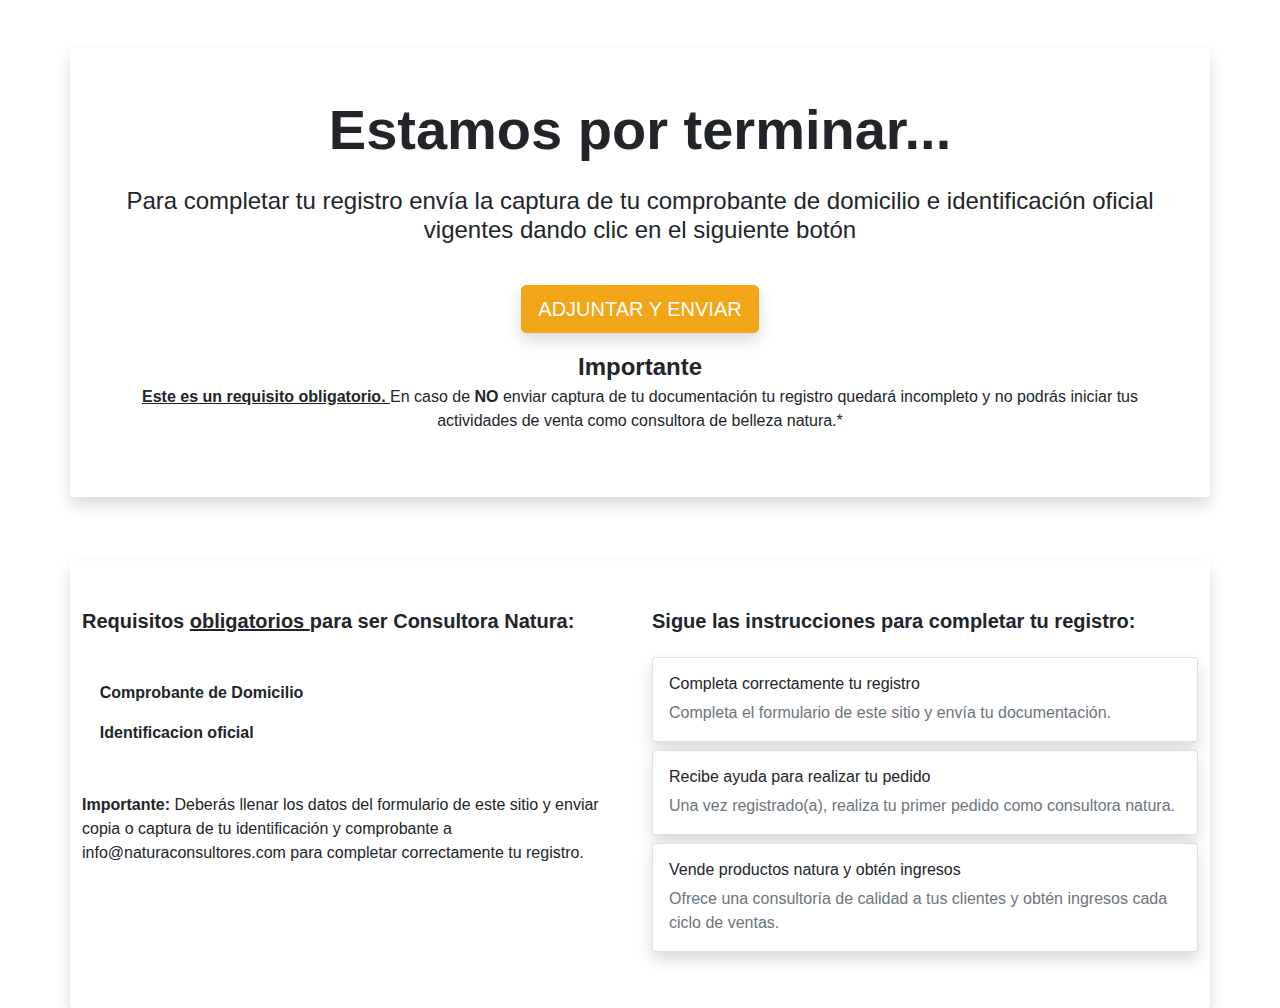
<file: confirmacion.html>
<!DOCTYPE html>
<html>
<head><meta charset="us-ascii">
	<title>Confirmaci&oacute;n</title>
	<!-- metas --><meta name="viewport" content="width=device-width, initial-scale=1.0"><meta name="description" content=""><meta name="keywords" content=""><meta http-equiv="X-UA-Compatible" content="IE=edge"><!-- links -->
	<link href="imagenes/favicon.png" rel="icon" type="image/png" />
	<link href="https://cdn.jsdelivr.net/npm/bootstrap-icons@1.5.0/font/bootstrap-icons.css" rel="stylesheet" />
	<link as="style" href="css/reducido.css" onload="this.onload=null;this.rel='stylesheet'" rel="preload" type="text/css" />
	<link href="https://fonts.googleapis.com" rel="preconnect" />
	<link crossorigin="" href="https://fonts.gstatic.com" rel="preconnect" />
	<link href="https://fonts.googleapis.com/css2?family=DM+Sans:ital,wght@0,400;0,500;0,700;1,400;1,500;1,700&amp;display=swap" rel="stylesheet" />
	<link href="https://fonts.googleapis.com/css2?family=Oswald:wght@200;300;400;500;600;700&amp;display=swap" rel="stylesheet" />
	<link href="https://fonts.googleapis.com/css2?family=Sansita+Swashed:wght@300;400;500;600;700;800;900&amp;display=swap" rel="stylesheet" />
	<style type="text/css">
	</style>
	
</head>
<body>
<div class="container-fluidr pt-5 pb-3">
<div class="container p-5  mb-5 rounded  shadow  fondito">
<div class="row">
<h1 class="text-center fw-bold display-4 ">Estamos por terminar...</h1>

<h4 class="text-center text-dark p-3">Para completar tu registro env&iacute;a la captura de tu comprobante de domicilio e identificaci&oacute;n oficial vigentes dando clic en el siguiente bot&oacute;n</h4>

<p class="text-center mt-3"><a class="btn btn-lg  btn-primary text-white shadow" href="mailto:info@naturaconsultores.com">ADJUNTAR Y ENVIAR </a></p>

<p class="text-center"><strong class="fs-4">Importante </strong><br />
<strong><u>Este es un requisito obligatorio. </u> </strong> En caso de <strong> NO </strong> enviar captura de tu documentaci&oacute;n tu registro quedar&aacute; incompleto y no podr&aacute;s iniciar tus actividades de venta como consultora de belleza natura.*</p>
</div>
</div>
</div>

<div class="container pb-5 pt-5  rounded bg-white shadow ">
<div class="row row-cols-1 row-cols-sm-1 row-cols-md-2 ">
<div class="col ">
<h5 class="fs-5 fw-bolder mb-5">Requisitos <u> obligatorios </u> para ser Consultora Natura:</h5>

<p>&nbsp; &nbsp; <strong>Comprobante de Domicilio </strong></p>

<p>&nbsp; &nbsp; <strong> Identificacion oficial </strong></p>

<p class="mt-5"><strong>Importante: </strong> Deber&aacute;s llenar los datos del formulario de este sitio y enviar copia o captura de tu identificaci&oacute;n y comprobante a info@naturaconsultores.com para completar correctamente tu registro.</p>
</div>

<div class="col">
<h5 class="fs-5 fw-bolder mb-4">Sigue las instrucciones para completar tu registro:</h5>

<div class="card mb-2 shadow">
<div class="card-body">
<h6 class="card-title">Completa correctamente tu registro</h6>

<p class="card-text text-muted">Completa el formulario de este sitio y env&iacute;a tu documentaci&oacute;n.</p>
</div>
</div>

<div class="card mb-2 shadow">
<div class="card-body">
<h6 class="card-title">Recibe ayuda para realizar tu pedido</h6>

<p class="card-text text-muted">Una vez registrado(a), realiza tu primer pedido como consultora natura.</p>
</div>
</div>

<div class="card mb-2 shadow">
<div class="card-body">
<h6 class="card-title">Vende productos natura y obt&eacute;n ingresos</h6>

<p class="card-text text-muted">Ofrece una consultor&iacute;a de calidad a tus clientes y obt&eacute;n ingresos cada ciclo de ventas.</p>
</div>
</div>
</div>
</div>
</div>
<!-- icono arriba --><!-- scripts  --><script src="https://cdn.jsdelivr.net/npm/bootstrap@5.0.1/dist/js/bootstrap.bundle.min.js"
		integrity="sha384-gtEjrD/SeCtmISkJkNUaaKMoLD0//ElJ19smozuHV6z3Iehds+3Ulb9Bn9Plx0x4"
		crossorigin="anonymous"></script></body>
</html>
</file>
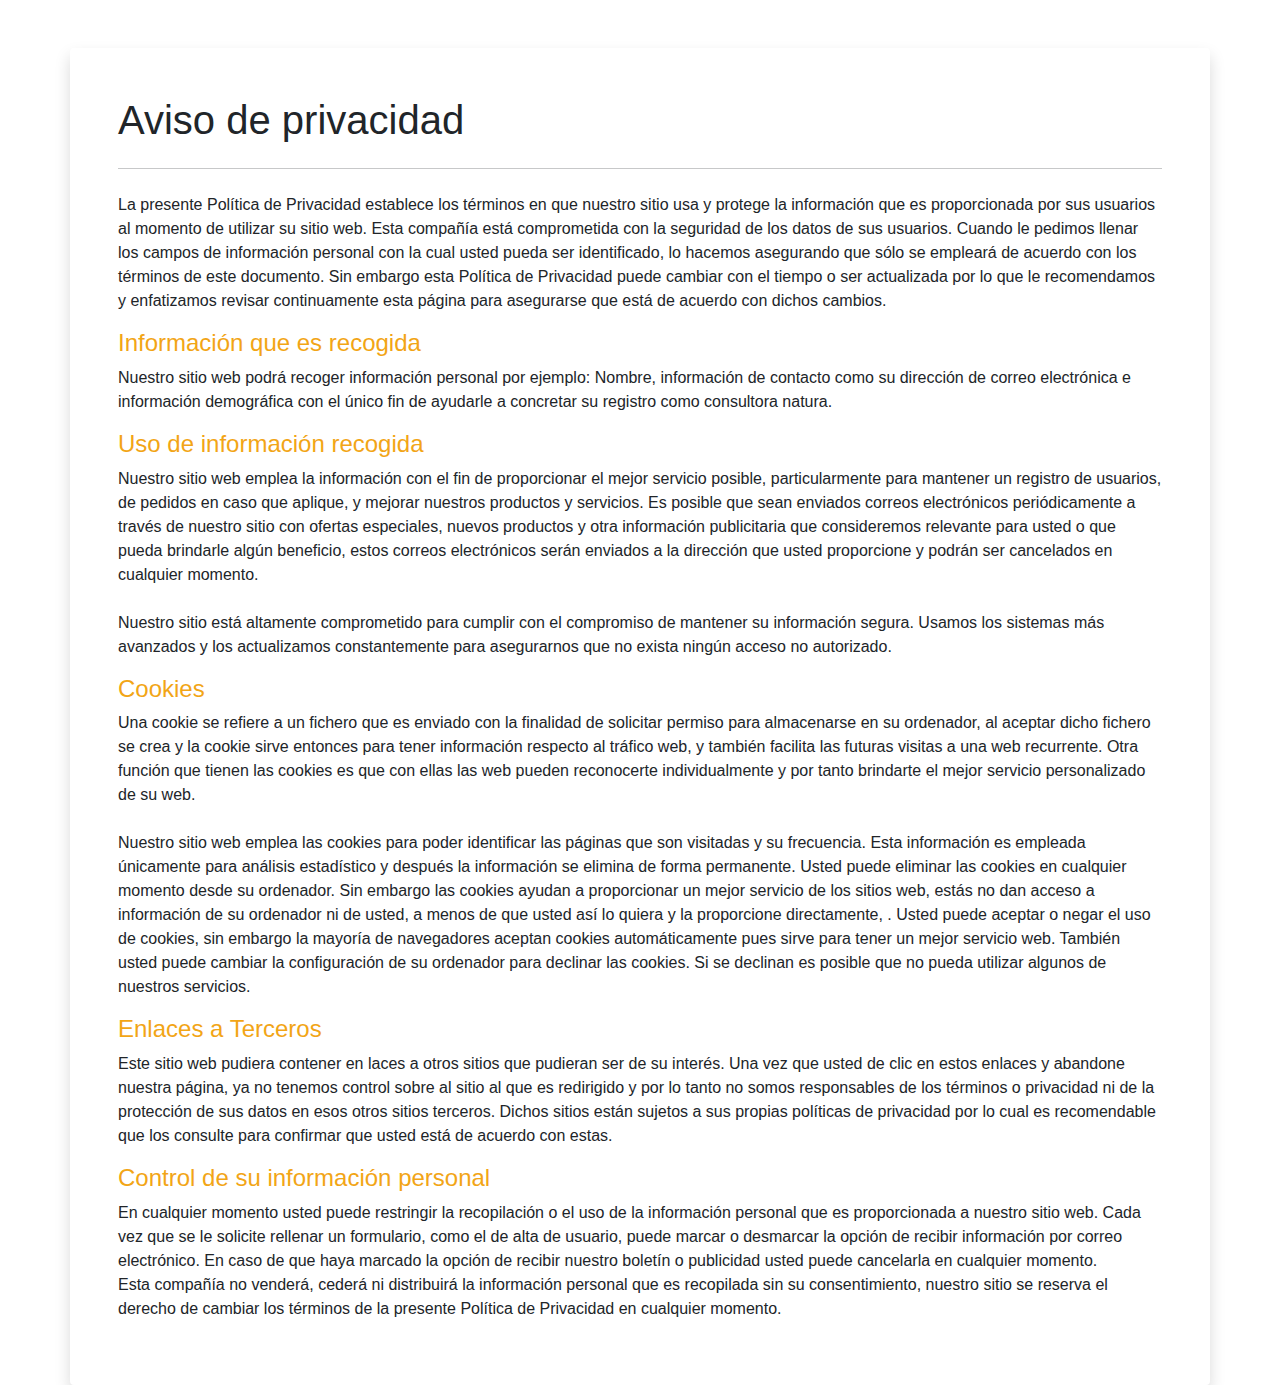
<file: privacidad.html>
<!DOCTYPE html>
<html>
<head><meta charset="utf-8">
	<title>Aviso de privacidad</title>
	<!-- Links   -->
	<link href="imagenes/favicon.png" rel="icon" type="image/png" />
	<link href="https://cdn.jsdelivr.net/npm/bootstrap-icons@1.5.0/font/bootstrap-icons.css" rel="stylesheet" />
	<link href="https://fonts.googleapis.com" rel="preconnect" />
	<link crossorigin="" href="https://fonts.gstatic.com" rel="preconnect" />
	<link href="https://fonts.googleapis.com/css2?family=DM+Sans:ital,wght@0,400;0,500;0,700;1,400;1,500;1,700&amp;display=swap" rel="stylesheet" />
	<link href="https://fonts.googleapis.com/css2?family=Oswald:wght@200;300;400;500;600;700&amp;display=swap" rel="stylesheet" />
	<link href="https://fonts.googleapis.com/css2?family=Sansita+Swashed:wght@300;400;500;600;700;800;900&amp;display=swap" rel="stylesheet" />
	<link as="style" href="css/reducido.css" onload="this.onload=null;this.rel='stylesheet'" rel="preload" type="text/css" /><!-- metas --><meta name="viewport" content="width=device-width, initial-scale=1.0"><meta name="description" content=""><meta name="keywords" content=""><meta http-equiv="X-UA-Compatible" content="IE=edge">
	<style type="text/css">
	</style>


</head>
<body>
<div class="container rounded shadow p-5 mt-5 bg-white">
<h1>Aviso de privacidad</h1>

<hr class="mt-4 mb-4" />
<p>La presente Pol&iacute;tica de Privacidad establece los t&eacute;rminos en que nuestro sitio usa y protege la informaci&oacute;n que es proporcionada por sus usuarios al momento de utilizar su sitio web. Esta compa&ntilde;&iacute;a est&aacute; comprometida con la seguridad de los datos de sus usuarios. Cuando le pedimos llenar los campos de informaci&oacute;n personal con la cual usted pueda ser identificado, lo hacemos asegurando que s&oacute;lo se emplear&aacute; de acuerdo con los t&eacute;rminos de este documento. Sin embargo esta Pol&iacute;tica de Privacidad puede cambiar con el tiempo o ser actualizada por lo que le recomendamos y enfatizamos revisar continuamente esta p&aacute;gina para asegurarse que est&aacute; de acuerdo con dichos cambios.</p>

<h4 class="text-primary">Informaci&oacute;n que es recogida</h4>

<p>Nuestro sitio web podr&aacute; recoger informaci&oacute;n personal por ejemplo: Nombre, informaci&oacute;n de contacto como su direcci&oacute;n de correo electr&oacute;nica e informaci&oacute;n demogr&aacute;fica con el &uacute;nico fin de ayudarle a concretar su registro como consultora natura.</p>

<h4 class="text-primary">Uso de informaci&oacute;n recogida</h4>

<p>Nuestro sitio web emplea la informaci&oacute;n con el fin de proporcionar el mejor servicio posible, particularmente para mantener un registro de usuarios, de pedidos en caso que aplique, y mejorar nuestros productos y servicios. Es posible que sean enviados correos electr&oacute;nicos peri&oacute;dicamente a trav&eacute;s de nuestro sitio con ofertas especiales, nuevos productos y otra informaci&oacute;n publicitaria que consideremos relevante para usted o que pueda brindarle alg&uacute;n beneficio, estos correos electr&oacute;nicos ser&aacute;n enviados a la direcci&oacute;n que usted proporcione y podr&aacute;n ser cancelados en cualquier momento.<br />
<br />
Nuestro sitio est&aacute; altamente comprometido para cumplir con el compromiso de mantener su informaci&oacute;n segura. Usamos los sistemas m&aacute;s avanzados y los actualizamos constantemente para asegurarnos que no exista ning&uacute;n acceso no autorizado.</p>

<h4 class="text-primary">Cookies</h4>

<p>Una cookie se refiere a un fichero que es enviado con la finalidad de solicitar permiso para almacenarse en su ordenador, al aceptar dicho fichero se crea y la cookie sirve entonces para tener informaci&oacute;n respecto al tr&aacute;fico web, y tambi&eacute;n facilita las futuras visitas a una web recurrente. Otra funci&oacute;n que tienen las cookies es que con ellas las web pueden reconocerte individualmente y por tanto brindarte el mejor servicio personalizado de su web.<br />
<br />
Nuestro sitio web emplea las cookies para poder identificar las p&aacute;ginas que son visitadas y su frecuencia. Esta informaci&oacute;n es empleada &uacute;nicamente para an&aacute;lisis estad&iacute;stico y despu&eacute;s la informaci&oacute;n se elimina de forma permanente. Usted puede eliminar las cookies en cualquier momento desde su ordenador. Sin embargo las cookies ayudan a proporcionar un mejor servicio de los sitios web, est&aacute;s no dan acceso a informaci&oacute;n de su ordenador ni de usted, a menos de que usted as&iacute; lo quiera y la proporcione directamente, . Usted puede aceptar o negar el uso de cookies, sin embargo la mayor&iacute;a de navegadores aceptan cookies autom&aacute;ticamente pues sirve para tener un mejor servicio web. Tambi&eacute;n usted puede cambiar la configuraci&oacute;n de su ordenador para declinar las cookies. Si se declinan es posible que no pueda utilizar algunos de nuestros servicios.</p>

<h4 class="text-primary">Enlaces a Terceros</h4>

<p>Este sitio web pudiera contener en laces a otros sitios que pudieran ser de su inter&eacute;s. Una vez que usted de clic en estos enlaces y abandone nuestra p&aacute;gina, ya no tenemos control sobre al sitio al que es redirigido y por lo tanto no somos responsables de los t&eacute;rminos o privacidad ni de la protecci&oacute;n de sus datos en esos otros sitios terceros. Dichos sitios est&aacute;n sujetos a sus propias pol&iacute;ticas de privacidad por lo cual es recomendable que los consulte para confirmar que usted est&aacute; de acuerdo con estas.</p>

<h4 class="text-primary">Control de su informaci&oacute;n personal</h4>

<p>En cualquier momento usted puede restringir la recopilaci&oacute;n o el uso de la informaci&oacute;n personal que es proporcionada a nuestro sitio web. Cada vez que se le solicite rellenar un formulario, como el de alta de usuario, puede marcar o desmarcar la opci&oacute;n de recibir informaci&oacute;n por correo electr&oacute;nico. En caso de que haya marcado la opci&oacute;n de recibir nuestro bolet&iacute;n o publicidad usted puede cancelarla en cualquier momento.<br />
Esta compa&ntilde;&iacute;a no vender&aacute;, ceder&aacute; ni distribuir&aacute; la informaci&oacute;n personal que es recopilada sin su consentimiento, nuestro sitio se reserva el derecho de cambiar los t&eacute;rminos de la presente Pol&iacute;tica de Privacidad en cualquier momento.</p>
</div>
<!-- Scripts  --><script src="https://cdn.jsdelivr.net/npm/bootstrap@5.0.1/dist/js/bootstrap.bundle.min.js" integrity="sha384-gtEjrD/SeCtmISkJkNUaaKMoLD0//ElJ19smozuHV6z3Iehds+3Ulb9Bn9Plx0x4" crossorigin="anonymous"></script></body>
</html>
</file>
<file: css/reducido.css>
/* nuevos */

.fondo {
  background-image: url("../imagenes/fondo.png");
  background-size: cover;
  background-repeat: no-repeat;
}

.fondito {
  background-color: rgba(255, 255, 255, 0.7);
}

/* menu   */

 a:active {
  color: rgba(0, 0, 0, 0.9);
}

.revista {
  position: absolute;
  left: 70%;
  top: 15px;
}

.otromasalto {
  height: auto;
}

@media only screen and (min-width: 100px) and (max-width: 900px) {
  .fondo {
    background-image: url(../imagenes/fondo-movil.png);
  }
  .otromasalto {
    height: auto;
  }
}

/*!
 * Bootstrap v5.0.0-beta3 (https://getbootstrap.com/)
 * Copyright 2011-2021 The Bootstrap Authors
 * Copyright 2011-2021 Twitter, Inc.
 * Licensed under MIT (https://github.com/twbs/bootstrap/blob/main/LICENSE)
 */
:root {
  --bs-blue: #0d6efd;
  --bs-indigo: #6610f2;
  --bs-purple: #6f42c1;
  --bs-pink: #d63384;
  --bs-red: #dc3545;
  --bs-orange: #fd7e14;
  --bs-yellow: #ffc107;
  --bs-green: #198754;
  --bs-teal: #20c997;
  --bs-cyan: #0dcaf0;
  --bs-white: #fff;
  --bs-gray: #6c757d;
  --bs-gray-dark: #343a40;
  --bs-primary: #F2A516;
  --bs-secondary: #F23838;
  --bs-success: #202E59;
  --bs-info: #0dcaf0;
  --bs-warning: #ffc107;
  --bs-danger: #dc3545;
  --bs-light: #f8f9fa;
  --bs-dark: #212529;
  --bs-font-sans-serif: "Be Vietnam Pro", sans-serif;
  --bs-font-monospace: SFMono-Regular, Menlo, Monaco, Consolas, "Liberation Mono", "Courier New", monospace;
  --bs-gradient: linear-gradient(180deg, rgba(255, 255, 255, 0.15), rgba(255, 255, 255, 0));
}

*,
*::before,
*::after {
  -webkit-box-sizing: border-box;
          box-sizing: border-box;
}

@media (prefers-reduced-motion: no-preference) {
  :root {
    scroll-behavior: smooth;
  }
}

body {
  margin: 0;
  font-family: var(--bs-font-sans-serif);
  font-size: 1rem;
  font-weight: 400;
  line-height: 1.5;
  color: #212529;
  background-color: #fff;
  -webkit-text-size-adjust: 100%;
  -webkit-tap-highlight-color: rgba(0, 0, 0, 0);
}

hr {
  margin: 1rem 0;
  color: inherit;
  background-color: currentColor;
  border: 0;
  opacity: 0.25;
}

hr:not([size]) {
  height: 1px;
}

h1, .h1, h2, .h2, h3, .h3, h4, .h4, h5, .h5, h6, .h6 {
  margin-top: 0;
  margin-bottom: 0.5rem;
  font-weight: 500;
  line-height: 1.2;
}

h1, .h1 {
  font-size: calc(1.375rem + 1.5vw);
}

@media (min-width: 1200px) {
  h1, .h1 {
    font-size: 2.5rem;
  }
}

h2, .h2 {
  font-size: calc(1.325rem + 0.9vw);
}

@media (min-width: 1200px) {
  h2, .h2 {
    font-size: 2rem;
  }
}

h3, .h3 {
  font-size: calc(1.3rem + 0.6vw);
}

@media (min-width: 1200px) {
  h3, .h3 {
    font-size: 1.75rem;
  }
}

h4, .h4 {
  font-size: calc(1.275rem + 0.3vw);
}

@media (min-width: 1200px) {
  h4, .h4 {
    font-size: 1.5rem;
  }
}

h5, .h5 {
  font-size: 1.25rem;
}

h6, .h6 {
  font-size: 1rem;
}

p {
  margin-top: 0;
  margin-bottom: 1rem;
}

ol,
ul {
  padding-left: 2rem;
}

ol,
ul,
dl {
  margin-top: 0;
  margin-bottom: 1rem;
}

ol ol,
ul ul,
ol ul,
ul ol {
  margin-bottom: 0;
}

dt {
  font-weight: 700;
}

dd {
  margin-bottom: .5rem;
  margin-left: 0;
}

blockquote {
  margin: 0 0 1rem;
}


strong {
  font-weight: bolder;
}

small, .small {
  font-size: 0.875em;
}

a {
  color: #F2A516;
  text-decoration: underline;
}

a:hover {
  color: #c28412;
}

a:not([href]):not([class]), a:not([href]):not([class]):hover {
  color: inherit;
  text-decoration: none;
}

pre,
code {
  font-family: var(--bs-font-monospace);
  font-size: 1em;
  direction: ltr /* rtl:ignore */;
  unicode-bidi: bidi-override;
}

pre {
  display: block;
  margin-top: 0;
  margin-bottom: 1rem;
  overflow: auto;
  font-size: 0.875em;
}

pre code {
  font-size: inherit;
  color: inherit;
  word-break: normal;
}

code {
  font-size: 0.875em;
  color: #d63384;
  word-wrap: break-word;
}

a > code {
  color: inherit;
}

img {
  vertical-align: middle;
}

table {
  caption-side: bottom;
  border-collapse: collapse;
}

th {
  text-align: inherit;
  text-align: -webkit-match-parent;
}


tr,
td,
th {
  border-color: inherit;
  border-style: solid;
  border-width: 0;
}

label {
  display: inline-block;
}

button {
  border-radius: 0;
}

button:focus:not(:focus-visible) {
  outline: 0;
}

input,
button,
select,
optgroup,
textarea {
  margin: 0;
  font-family: inherit;
  font-size: inherit;
  line-height: inherit;
}

button,
select {
  text-transform: none;
}

select {
  word-wrap: normal;
}

select:disabled {
  opacity: 1;
}

button,
[type="button"],
[type="submit"] {
  -webkit-appearance: button;
}

button:not(:disabled),
[type="button"]:not(:disabled),
[type="submit"]:not(:disabled) {
  cursor: pointer;
}

textarea {
  resize: vertical;
}

fieldset {
  min-width: 0;
  padding: 0;
  margin: 0;
  border: 0;
}

legend {
  float: left;
  width: 100%;
  padding: 0;
  margin-bottom: 0.5rem;
  font-size: calc(1.275rem + 0.3vw);
  line-height: inherit;
}

@media (min-width: 1200px) {
  legend {
    font-size: 1.5rem;
  }
}

legend + * {
  clear: left;
}

/* rtl:raw:
[type="tel"],
[type="url"],
[type="email"],
[type="number"] {
  direction: ltr;
}
*/

[hidden] {
  display: none !important;
}

.lead {
  font-size: 1.25rem;
  font-weight: 300;
}

.display-4 {
  font-size: calc(1.475rem + 2.7vw);
  font-weight: 300;
  line-height: 1.2;
}

@media (min-width: 1200px) {
  .display-4 {
    font-size: 3.5rem;
  }
}

.blockquote {
  margin-bottom: 1rem;
  font-size: 1.25rem;
}

.blockquote > :last-child {
  margin-bottom: 0;
}

.container,
.container-fluid {
  width: 100%;
  padding-right: var(--bs-gutter-x, 0.75rem);
  padding-left: var(--bs-gutter-x, 0.75rem);
  margin-right: auto;
  margin-left: auto;
}

@media (min-width: 576px) {
  .container {
    max-width: 540px;
  }
}

@media (min-width: 768px) {
  .container {
    max-width: 720px;
  }
}

@media (min-width: 992px) {
  .container {
    max-width: 960px;
  }
}

@media (min-width: 1200px) {
  .container {
    max-width: 1140px;
  }
}

@media (min-width: 1400px) {
  .container {
    max-width: 1320px;
  }
}

.row {
  --bs-gutter-x: 1.5rem;
  --bs-gutter-y: 0;
  display: -webkit-box;
  display: -ms-flexbox;
  display: flex;
  -ms-flex-wrap: wrap;
      flex-wrap: wrap;
  margin-top: calc(var(--bs-gutter-y) * -1);
  margin-right: calc(var(--bs-gutter-x) / -2);
  margin-left: calc(var(--bs-gutter-x) / -2);
}

.row > * {
  -ms-flex-negative: 0;
      flex-shrink: 0;
  width: 100%;
  max-width: 100%;
  padding-right: calc(var(--bs-gutter-x) / 2);
  padding-left: calc(var(--bs-gutter-x) / 2);
  margin-top: var(--bs-gutter-y);
}

.col {
  -webkit-box-flex: 1;
      -ms-flex: 1 0 0%;
          flex: 1 0 0%;
}

.row-cols-1 > * {
  -webkit-box-flex: 0;
      -ms-flex: 0 0 auto;
          flex: 0 0 auto;
  width: 100%;
}

.col-12 {
  -webkit-box-flex: 0;
      -ms-flex: 0 0 auto;
          flex: 0 0 auto;
  width: 100%;
}

@media (min-width: 576px) {
  .row-cols-sm-1 > * {
    -webkit-box-flex: 0;
        -ms-flex: 0 0 auto;
            flex: 0 0 auto;
    width: 100%;
  }
  .col-sm-12 {
    -webkit-box-flex: 0;
        -ms-flex: 0 0 auto;
            flex: 0 0 auto;
    width: 100%;
  }
}

@media (min-width: 768px) {
  .row-cols-md-2 > * {
    -webkit-box-flex: 0;
        -ms-flex: 0 0 auto;
            flex: 0 0 auto;
    width: 50%;
  }
  .row-cols-md-3 > * {
    -webkit-box-flex: 0;
        -ms-flex: 0 0 auto;
            flex: 0 0 auto;
    width: 33.33333%;
  }
  .col-md-5 {
    -webkit-box-flex: 0;
        -ms-flex: 0 0 auto;
            flex: 0 0 auto;
    width: 41.66667%;
  }
  .col-md-6 {
    -webkit-box-flex: 0;
        -ms-flex: 0 0 auto;
            flex: 0 0 auto;
    width: 50%;
  }
  .col-md-7 {
    -webkit-box-flex: 0;
        -ms-flex: 0 0 auto;
            flex: 0 0 auto;
    width: 58.33333%;
  }
}

@media (min-width: 992px) {
  .col-lg-3 {
    -webkit-box-flex: 0;
        -ms-flex: 0 0 auto;
            flex: 0 0 auto;
    width: 25%;
  }
  .col-lg-6 {
    -webkit-box-flex: 0;
        -ms-flex: 0 0 auto;
            flex: 0 0 auto;
    width: 50%;
  }
  .col-lg-7 {
    -webkit-box-flex: 0;
        -ms-flex: 0 0 auto;
            flex: 0 0 auto;
    width: 58.33333%;
  }
}

.table {
  --bs-table-bg: transparent;
  --bs-table-striped-color: #212529;
  --bs-table-striped-bg: rgba(0, 0, 0, 0.05);
  --bs-table-active-color: #212529;
  --bs-table-active-bg: rgba(0, 0, 0, 0.1);
  --bs-table-hover-color: #212529;
  --bs-table-hover-bg: rgba(0, 0, 0, 0.075);
  width: 100%;
  margin-bottom: 1rem;
  color: #212529;
  vertical-align: top;
  border-color: #dee2e6;
}

.table > :not(caption) > * > * {
  padding: 0.5rem 0.5rem;
  background-color: var(--bs-table-bg);
  border-bottom-width: 1px;
  -webkit-box-shadow: inset 0 0 0 9999px var(--bs-table-accent-bg);
          box-shadow: inset 0 0 0 9999px var(--bs-table-accent-bg);
}

.table > :not(:last-child) > :last-child > * {
  border-bottom-color: currentColor;
}

.btn {
  display: inline-block;
  font-weight: 400;
  line-height: 1.5;
  color: #212529;
  text-align: center;
  text-decoration: none;
  vertical-align: middle;
  cursor: pointer;
  -webkit-user-select: none;
     -moz-user-select: none;
      -ms-user-select: none;
          user-select: none;
  background-color: transparent;
  border: 1px solid transparent;
  padding: 0.375rem 0.75rem;
  font-size: 1rem;
  border-radius: 0.25rem;
  -webkit-transition: color 0.15s ease-in-out, background-color 0.15s ease-in-out, border-color 0.15s ease-in-out, -webkit-box-shadow 0.15s ease-in-out;
  transition: color 0.15s ease-in-out, background-color 0.15s ease-in-out, border-color 0.15s ease-in-out, -webkit-box-shadow 0.15s ease-in-out;
  transition: color 0.15s ease-in-out, background-color 0.15s ease-in-out, border-color 0.15s ease-in-out, box-shadow 0.15s ease-in-out;
  transition: color 0.15s ease-in-out, background-color 0.15s ease-in-out, border-color 0.15s ease-in-out, box-shadow 0.15s ease-in-out, -webkit-box-shadow 0.15s ease-in-out;
}

@media (prefers-reduced-motion: reduce) {
  .btn {
    -webkit-transition: none;
    transition: none;
  }
}

.btn:hover {
  color: #212529;
}

 .btn:focus {
  outline: 0;
  -webkit-box-shadow: 0 0 0 0.25rem rgba(242, 165, 22, 0.25);
          box-shadow: 0 0 0 0.25rem rgba(242, 165, 22, 0.25);
}

.btn:disabled,
fieldset:disabled .btn {
  pointer-events: none;
  opacity: 0.65;
}

.btn-primary {
  color: #000;
  background-color: #F2A516;
  border-color: #F2A516;
}

.btn-primary:hover {
  color: #000;
  background-color: #f4b339;
  border-color: #f3ae2d;
}

 .btn-primary:focus {
  color: #000;
  background-color: #f4b339;
  border-color: #f3ae2d;
  -webkit-box-shadow: 0 0 0 0.25rem rgba(206, 140, 19, 0.5);
          box-shadow: 0 0 0 0.25rem rgba(206, 140, 19, 0.5);
}

 .btn-primary:active, .btn-primary.active {
  color: #000;
  background-color: #f5b745;
  border-color: #f3ae2d;
}

 .btn-primary:active:focus, .btn-primary.active:focus {
  -webkit-box-shadow: 0 0 0 0.25rem rgba(206, 140, 19, 0.5);
          box-shadow: 0 0 0 0.25rem rgba(206, 140, 19, 0.5);
}

.btn-primary:disabled {
  color: #000;
  background-color: #F2A516;
  border-color: #F2A516;
}

.btn-lg {
  padding: 0.5rem 1rem;
  font-size: 1.25rem;
  border-radius: 0.3rem;
}

.collapse:not(.show) {
  display: none;
}

.nav {
  display: -webkit-box;
  display: -ms-flexbox;
  display: flex;
  -ms-flex-wrap: wrap;
      flex-wrap: wrap;
  padding-left: 0;
  margin-bottom: 0;
  list-style: none;
}

.nav-link {
  display: block;
  padding: 0.5rem 1rem;
  text-decoration: none;
  -webkit-transition: color 0.15s ease-in-out, background-color 0.15s ease-in-out, border-color 0.15s ease-in-out;
  transition: color 0.15s ease-in-out, background-color 0.15s ease-in-out, border-color 0.15s ease-in-out;
}

@media (prefers-reduced-motion: reduce) {
  .nav-link {
    -webkit-transition: none;
    transition: none;
  }
}

.navbar {
  position: relative;
  display: -webkit-box;
  display: -ms-flexbox;
  display: flex;
  -ms-flex-wrap: wrap;
      flex-wrap: wrap;
  -webkit-box-align: center;
      -ms-flex-align: center;
          align-items: center;
  -webkit-box-pack: justify;
      -ms-flex-pack: justify;
          justify-content: space-between;
  padding-top: 0.5rem;
  padding-bottom: 0.5rem;
}

.navbar > .container,
.navbar > .container-fluid {
  display: -webkit-box;
  display: -ms-flexbox;
  display: flex;
  -ms-flex-wrap: inherit;
      flex-wrap: inherit;
  -webkit-box-align: center;
      -ms-flex-align: center;
          align-items: center;
  -webkit-box-pack: justify;
      -ms-flex-pack: justify;
          justify-content: space-between;
}

.navbar-brand {
  padding-top: 0.3125rem;
  padding-bottom: 0.3125rem;
  margin-right: 1rem;
  font-size: 1.25rem;
  text-decoration: none;
  white-space: nowrap;
}

.navbar-nav {
  display: -webkit-box;
  display: -ms-flexbox;
  display: flex;
  -webkit-box-orient: vertical;
  -webkit-box-direction: normal;
      -ms-flex-direction: column;
          flex-direction: column;
  padding-left: 0;
  margin-bottom: 0;
  list-style: none;
}

.navbar-nav .nav-link {
  padding-right: 0;
  padding-left: 0;
}

.navbar-collapse {
  -ms-flex-preferred-size: 100%;
      flex-basis: 100%;
  -webkit-box-flex: 1;
      -ms-flex-positive: 1;
          flex-grow: 1;
  -webkit-box-align: center;
      -ms-flex-align: center;
          align-items: center;
}

.navbar-toggler {
  padding: 0.25rem 0.75rem;
  font-size: 1.25rem;
  line-height: 1;
  background-color: transparent;
  border: 1px solid transparent;
  border-radius: 0.25rem;
  -webkit-transition: -webkit-box-shadow 0.15s ease-in-out;
  transition: -webkit-box-shadow 0.15s ease-in-out;
  transition: box-shadow 0.15s ease-in-out;
  transition: box-shadow 0.15s ease-in-out, -webkit-box-shadow 0.15s ease-in-out;
}

@media (prefers-reduced-motion: reduce) {
  .navbar-toggler {
    -webkit-transition: none;
    transition: none;
  }
}

.navbar-toggler:hover {
  text-decoration: none;
}

.navbar-toggler:focus {
  text-decoration: none;
  outline: 0;
  -webkit-box-shadow: 0 0 0 0.25rem;
          box-shadow: 0 0 0 0.25rem;
}

.navbar-toggler-icon {
  display: inline-block;
  width: 1.5em;
  height: 1.5em;
  vertical-align: middle;
  background-repeat: no-repeat;
  background-position: center;
  background-size: 100%;
}

@media (min-width: 992px) {
  .navbar-expand-lg {
    -ms-flex-wrap: nowrap;
        flex-wrap: nowrap;
    -webkit-box-pack: start;
        -ms-flex-pack: start;
            justify-content: flex-start;
  }
  .navbar-expand-lg .navbar-nav {
    -webkit-box-orient: horizontal;
    -webkit-box-direction: normal;
        -ms-flex-direction: row;
            flex-direction: row;
  }
  .navbar-expand-lg .navbar-nav .nav-link {
    padding-right: 0.5rem;
    padding-left: 0.5rem;
  }
  .navbar-expand-lg .navbar-collapse {
    display: -webkit-box !important;
    display: -ms-flexbox !important;
    display: flex !important;
    -ms-flex-preferred-size: auto;
        flex-basis: auto;
  }
  .navbar-expand-lg .navbar-toggler {
    display: none;
  }
}

.card {
  position: relative;
  display: -webkit-box;
  display: -ms-flexbox;
  display: flex;
  -webkit-box-orient: vertical;
  -webkit-box-direction: normal;
      -ms-flex-direction: column;
          flex-direction: column;
  min-width: 0;
  word-wrap: break-word;
  background-color: #fff;
  background-clip: border-box;
  border: 1px solid rgba(0, 0, 0, 0.125);
  border-radius: 0.25rem;
}

.card > hr {
  margin-right: 0;
  margin-left: 0;
}

.card-body {
  -webkit-box-flex: 1;
      -ms-flex: 1 1 auto;
          flex: 1 1 auto;
  padding: 1rem 1rem;
}

.card-title {
  margin-bottom: 0.5rem;
}

.card-text:last-child {
  margin-bottom: 0;
}

.accordion-button {
  position: relative;
  display: -webkit-box;
  display: -ms-flexbox;
  display: flex;
  -webkit-box-align: center;
      -ms-flex-align: center;
          align-items: center;
  width: 100%;
  padding: 1rem 1.25rem;
  font-size: 1rem;
  color: #212529;
  text-align: left;
  background-color: #fff;
  border: 0;
  border-radius: 0;
  overflow-anchor: none;
  -webkit-transition: color 0.15s ease-in-out, background-color 0.15s ease-in-out, border-color 0.15s ease-in-out, border-radius 0.15s ease, -webkit-box-shadow 0.15s ease-in-out;
  transition: color 0.15s ease-in-out, background-color 0.15s ease-in-out, border-color 0.15s ease-in-out, border-radius 0.15s ease, -webkit-box-shadow 0.15s ease-in-out;
  transition: color 0.15s ease-in-out, background-color 0.15s ease-in-out, border-color 0.15s ease-in-out, box-shadow 0.15s ease-in-out, border-radius 0.15s ease;
  transition: color 0.15s ease-in-out, background-color 0.15s ease-in-out, border-color 0.15s ease-in-out, box-shadow 0.15s ease-in-out, border-radius 0.15s ease, -webkit-box-shadow 0.15s ease-in-out;
}

@media (prefers-reduced-motion: reduce) {
  .accordion-button {
    -webkit-transition: none;
    transition: none;
  }
}

.accordion-button:not(.collapsed) {
  color: #da9514;
  background-color: #fef6e8;
  -webkit-box-shadow: inset 0 -1px 0 rgba(0, 0, 0, 0.125);
          box-shadow: inset 0 -1px 0 rgba(0, 0, 0, 0.125);
}

.accordion-button:not(.collapsed)::after {
  background-image: url("data:image/svg+xml,%3csvg xmlns='http://www.w3.org/2000/svg' viewBox='0 0 16 16' fill='%23da9514'%3e%3cpath fill-rule='evenodd' d='M1.646 4.646a.5.5 0 0 1 .708 0L8 10.293l5.646-5.647a.5.5 0 0 1 .708.708l-6 6a.5.5 0 0 1-.708 0l-6-6a.5.5 0 0 1 0-.708z'/%3e%3c/svg%3e");
  -webkit-transform: rotate(180deg);
          transform: rotate(180deg);
}

.accordion-button::after {
  -ms-flex-negative: 0;
      flex-shrink: 0;
  width: 1.25rem;
  height: 1.25rem;
  margin-left: auto;
  content: "";
  background-image: url("data:image/svg+xml,%3csvg xmlns='http://www.w3.org/2000/svg' viewBox='0 0 16 16' fill='%23212529'%3e%3cpath fill-rule='evenodd' d='M1.646 4.646a.5.5 0 0 1 .708 0L8 10.293l5.646-5.647a.5.5 0 0 1 .708.708l-6 6a.5.5 0 0 1-.708 0l-6-6a.5.5 0 0 1 0-.708z'/%3e%3c/svg%3e");
  background-repeat: no-repeat;
  background-size: 1.25rem;
  -webkit-transition: -webkit-transform 0.2s ease-in-out;
  transition: -webkit-transform 0.2s ease-in-out;
  transition: transform 0.2s ease-in-out;
  transition: transform 0.2s ease-in-out, -webkit-transform 0.2s ease-in-out;
}

@media (prefers-reduced-motion: reduce) {
  .accordion-button::after {
    -webkit-transition: none;
    transition: none;
  }
}

.accordion-button:hover {
  z-index: 2;
}

.accordion-button:focus {
  z-index: 3;
  border-color: #f9d28b;
  outline: 0;
  -webkit-box-shadow: 0 0 0 0.25rem rgba(242, 165, 22, 0.25);
          box-shadow: 0 0 0 0.25rem rgba(242, 165, 22, 0.25);
}

.accordion-header {
  margin-bottom: 0;
}

.accordion-item {
  margin-bottom: -1px;
  background-color: #fff;
  border: 1px solid rgba(0, 0, 0, 0.125);
}

.accordion-item:first-of-type {
  border-top-left-radius: 0.25rem;
  border-top-right-radius: 0.25rem;
}

.accordion-item:first-of-type .accordion-button {
  border-top-left-radius: calc(0.25rem - 1px);
  border-top-right-radius: calc(0.25rem - 1px);
}

.accordion-item:last-of-type {
  margin-bottom: 0;
  border-bottom-right-radius: 0.25rem;
  border-bottom-left-radius: 0.25rem;
}

.accordion-item:last-of-type .accordion-button.collapsed {
  border-bottom-right-radius: calc(0.25rem - 1px);
  border-bottom-left-radius: calc(0.25rem - 1px);
}

.accordion-item:last-of-type .accordion-collapse {
  border-bottom-right-radius: 0.25rem;
  border-bottom-left-radius: 0.25rem;
}

.accordion-body {
  padding: 1rem 1.25rem;
}

.accordion-flush .accordion-collapse {
  border-width: 0;
}

.accordion-flush .accordion-item {
  border-right: 0;
  border-left: 0;
  border-radius: 0;
}

.accordion-flush .accordion-item:first-child {
  border-top: 0;
}

.accordion-flush .accordion-item:last-child {
  border-bottom: 0;
}

.accordion-flush .accordion-item .accordion-button {
  border-radius: 0;
}

@keyframes progress-bar-stripes {
  0% {
    background-position-x: 1rem;
  }
}

.carousel {
  position: relative;
}

.carousel-inner {
  position: relative;
  width: 100%;
  overflow: hidden;
}

.carousel-inner::after {
  display: block;
  clear: both;
  content: "";
}

.carousel-item {
  position: relative;
  display: none;
  float: left;
  width: 100%;
  margin-right: -100%;
  -webkit-backface-visibility: hidden;
          backface-visibility: hidden;
  -webkit-transition: -webkit-transform 0.6s ease-in-out;
  transition: -webkit-transform 0.6s ease-in-out;
  transition: transform 0.6s ease-in-out;
  transition: transform 0.6s ease-in-out, -webkit-transform 0.6s ease-in-out;
}

@media (prefers-reduced-motion: reduce) {
  .carousel-item {
    -webkit-transition: none;
    transition: none;
  }
}

.carousel-item.active {
  display: block;
}

/* rtl:begin:ignore */

/* rtl:end:ignore */

.carousel-control-prev,
.carousel-control-next {
  position: absolute;
  top: 0;
  bottom: 0;
  z-index: 1;
  display: -webkit-box;
  display: -ms-flexbox;
  display: flex;
  -webkit-box-align: center;
      -ms-flex-align: center;
          align-items: center;
  -webkit-box-pack: center;
      -ms-flex-pack: center;
          justify-content: center;
  width: 15%;
  padding: 0;
  color: #fff;
  text-align: center;
  background: none;
  border: 0;
  opacity: 0.5;
  -webkit-transition: opacity 0.15s ease;
  transition: opacity 0.15s ease;
}

@media (prefers-reduced-motion: reduce) {
  .carousel-control-prev,
  .carousel-control-next {
    -webkit-transition: none;
    transition: none;
  }
}

.carousel-control-prev:hover, .carousel-control-prev:focus,
.carousel-control-next:hover,
.carousel-control-next:focus {
  color: #fff;
  text-decoration: none;
  outline: 0;
  opacity: 0.9;
}

.carousel-control-prev {
  left: 0;
}

.carousel-control-next {
  right: 0;
}

.carousel-control-prev-icon,
.carousel-control-next-icon {
  display: inline-block;
  width: 2rem;
  height: 2rem;
  background-repeat: no-repeat;
  background-position: 50%;
  background-size: 100% 100%;
}

/* rtl:options: {
  "autoRename": true,
  "stringMap":[ {
    "name"    : "prev-next",
    "search"  : "prev",
    "replace" : "next"
  } ]
} */
.carousel-control-prev-icon {
  background-image: url("data:image/svg+xml,%3csvg xmlns='http://www.w3.org/2000/svg' viewBox='0 0 16 16' fill='%23fff'%3e%3cpath d='M11.354 1.646a.5.5 0 0 1 0 .708L5.707 8l5.647 5.646a.5.5 0 0 1-.708.708l-6-6a.5.5 0 0 1 0-.708l6-6a.5.5 0 0 1 .708 0z'/%3e%3c/svg%3e");
}

.carousel-control-next-icon {
  background-image: url("data:image/svg+xml,%3csvg xmlns='http://www.w3.org/2000/svg' viewBox='0 0 16 16' fill='%23fff'%3e%3cpath d='M4.646 1.646a.5.5 0 0 1 .708 0l6 6a.5.5 0 0 1 0 .708l-6 6a.5.5 0 0 1-.708-.708L10.293 8 4.646 2.354a.5.5 0 0 1 0-.708z'/%3e%3c/svg%3e");
}

@keyframes spinner-border {
  to {
    -webkit-transform: rotate(360deg) /* rtl:ignore */;
            transform: rotate(360deg) /* rtl:ignore */;
  }
}

@keyframes spinner-grow {
  0% {
    -webkit-transform: scale(0);
            transform: scale(0);
  }
  50% {
    opacity: 1;
    -webkit-transform: none;
            transform: none;
  }
}

.visually-hidden {
  position: absolute !important;
  width: 1px !important;
  height: 1px !important;
  padding: 0 !important;
  margin: -1px !important;
  overflow: hidden !important;
  clip: rect(0, 0, 0, 0) !important;
  white-space: nowrap !important;
  border: 0 !important;
}

.d-block {
  display: block !important;
}

.d-flex {
  display: -webkit-box !important;
  display: -ms-flexbox !important;
  display: flex !important;
}

.shadow {
  -webkit-box-shadow: 0 0.5rem 1rem rgba(0, 0, 0, 0.15) !important;
          box-shadow: 0 0.5rem 1rem rgba(0, 0, 0, 0.15) !important;
}

.border {
  border: 1px solid #dee2e6 !important;
}

.border-primary {
  border-color: #F2A516 !important;
}

.border-1 {
  border-width: 1px !important;
}

.w-100 {
  width: 100% !important;
}

.h-100 {
  height: 100% !important;
}

.mt-3 {
  margin-top: 1rem !important;
}

.mt-4 {
  margin-top: 1.5rem !important;
}

.mt-5 {
  margin-top: 3rem !important;
}

.me-3 {
  margin-right: 1rem !important;
}

.me-auto {
  margin-right: auto !important;
}

.mb-0 {
  margin-bottom: 0 !important;
}

.mb-2 {
  margin-bottom: 0.5rem !important;
}

.mb-3 {
  margin-bottom: 1rem !important;
}

.mb-4 {
  margin-bottom: 1.5rem !important;
}

.mb-5 {
  margin-bottom: 3rem !important;
}

.ms-auto {
  margin-left: auto !important;
}

.p-3 {
  padding: 1rem !important;
}

.p-4 {
  padding: 1.5rem !important;
}

.p-5 {
  padding: 3rem !important;
}

.py-0 {
  padding-top: 0 !important;
  padding-bottom: 0 !important;
}

.py-2 {
  padding-top: 0.5rem !important;
  padding-bottom: 0.5rem !important;
}

.py-5 {
  padding-top: 3rem !important;
  padding-bottom: 3rem !important;
}

.pt-0 {
  padding-top: 0 !important;
}

.pt-2 {
  padding-top: 0.5rem !important;
}

.pt-5 {
  padding-top: 3rem !important;
}

.pb-2 {
  padding-bottom: 0.5rem !important;
}

.pb-3 {
  padding-bottom: 1rem !important;
}

.pb-4 {
  padding-bottom: 1.5rem !important;
}

.pb-5 {
  padding-bottom: 3rem !important;
}

.fs-1 {
  font-size: calc(1.375rem + 1.5vw) !important;
}

.fs-3 {
  font-size: calc(1.3rem + 0.6vw) !important;
}

.fs-4 {
  font-size: calc(1.275rem + 0.3vw) !important;
}

.fs-5 {
  font-size: 1.25rem !important;
}

.fw-light {
  font-weight: 300 !important;
}

.fw-bold {
  font-weight: 700 !important;
}

.fw-bolder {
  font-weight: bolder !important;
}

.text-start {
  text-align: left !important;
}

.text-center {
  text-align: center !important;
}

.text-decoration-none {
  text-decoration: none !important;
}

.text-decoration-underline {
  text-decoration: underline !important;
}

/* rtl:begin:remove */

/* rtl:end:remove */
.text-primary {
  color: #F2A516 !important;
}

.text-dark {
  color: #212529 !important;
}

.text-white {
  color: #fff !important;
}

.text-muted {
  color: #6c757d !important;
}

.bg-white {
  background-color: #fff !important;
}

.rounded {
  border-radius: 0.25rem !important;
}

@media (min-width: 992px) {
  .py-lg-4 {
    padding-top: 1.5rem !important;
    padding-bottom: 1.5rem !important;
  }
  .py-lg-5 {
    padding-top: 3rem !important;
    padding-bottom: 3rem !important;
  }
  .pt-lg-5 {
    padding-top: 3rem !important;
  }
  .text-lg-center {
    text-align: center !important;
  }
}

@media (min-width: 1200px) {
  .fs-1 {
    font-size: 2.5rem !important;
  }
  .fs-3 {
    font-size: 1.75rem !important;
  }
  .fs-4 {
    font-size: 1.5rem !important;
  }
}
/*# sourceMappingURL=custom.css.map */
</file>
